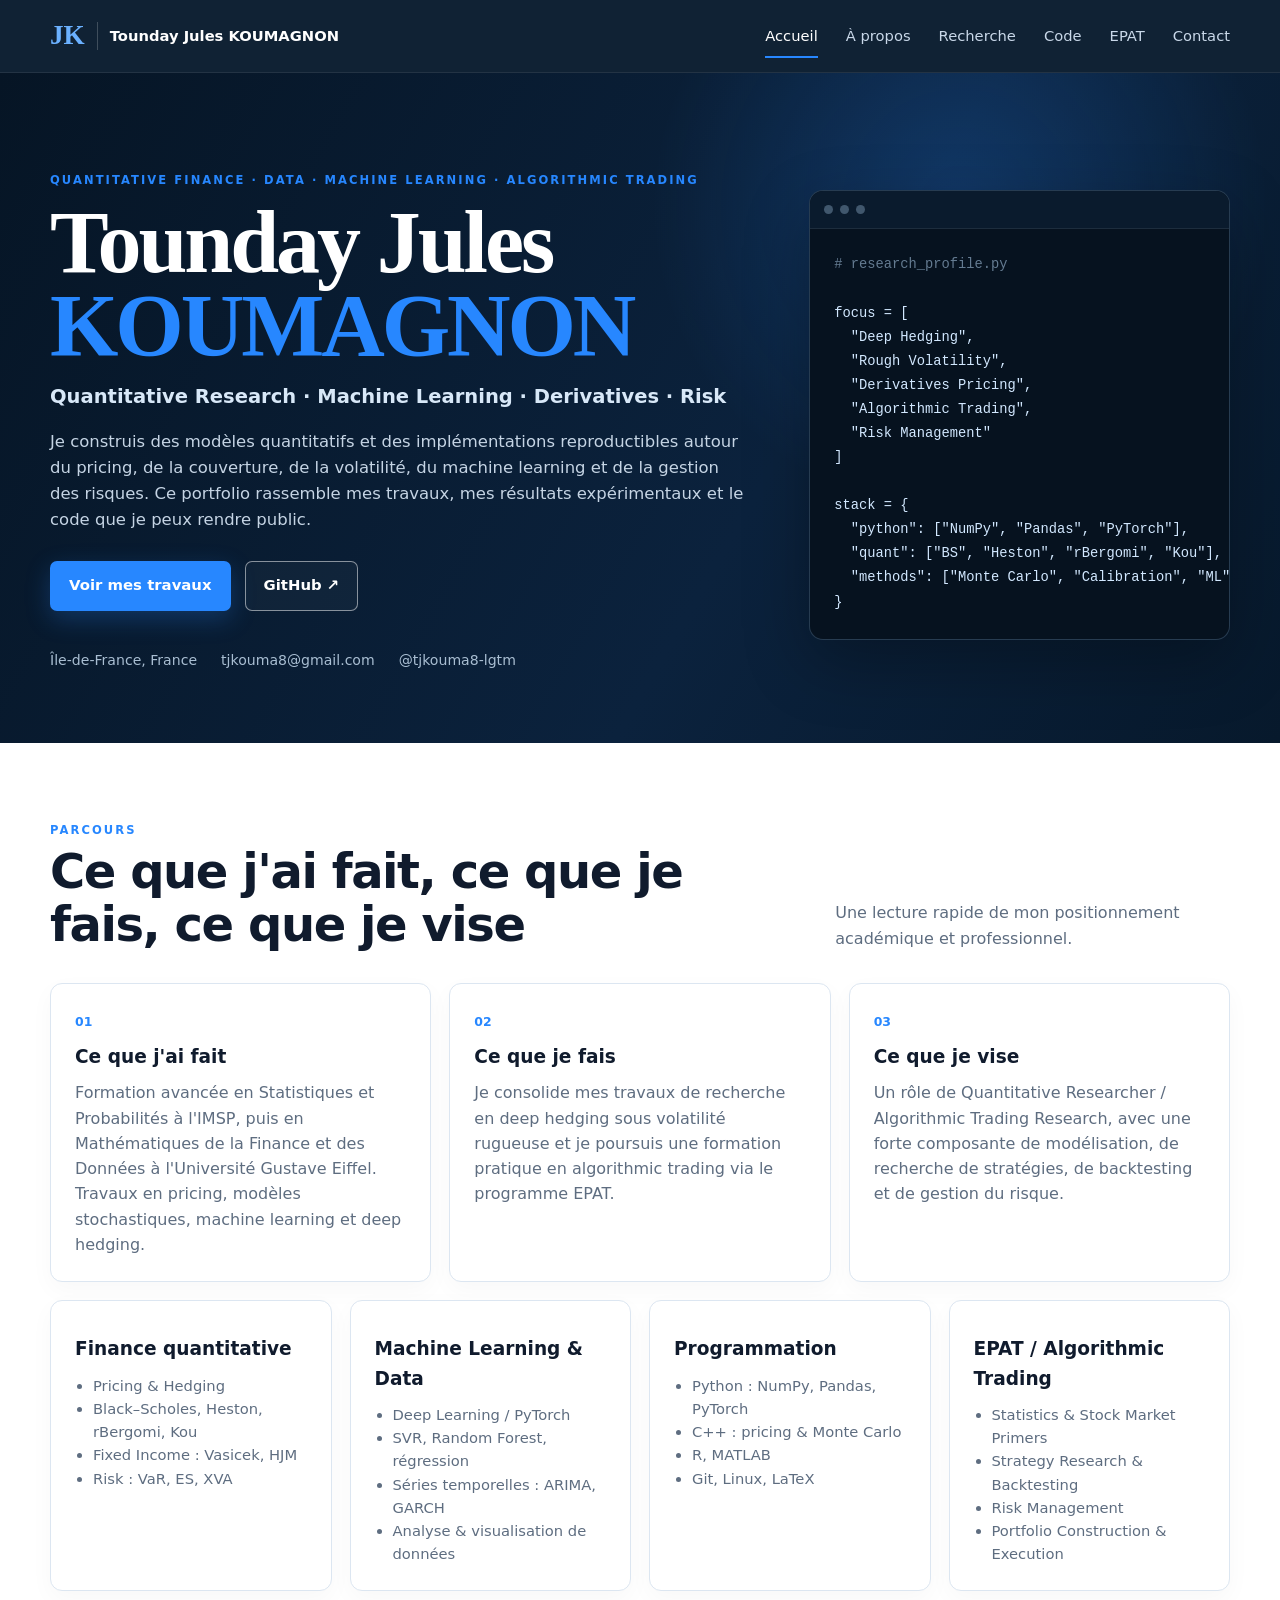
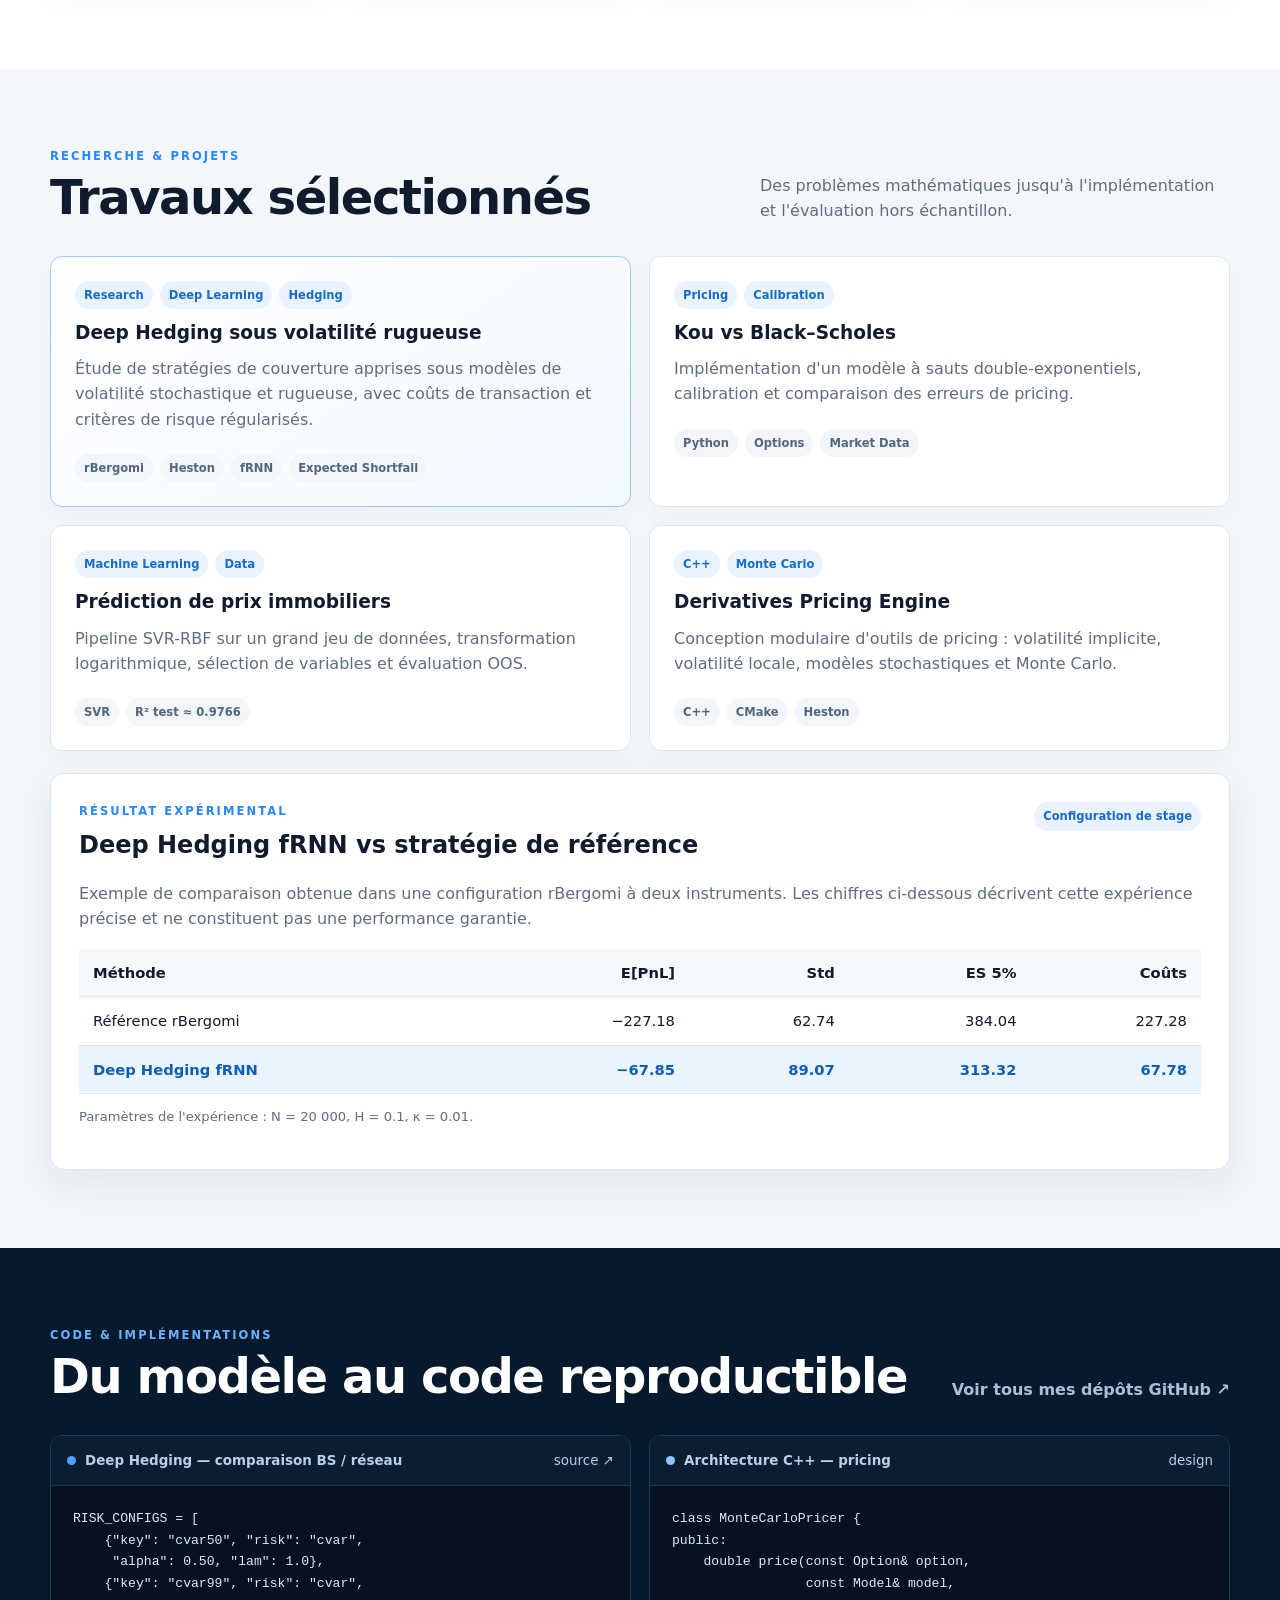
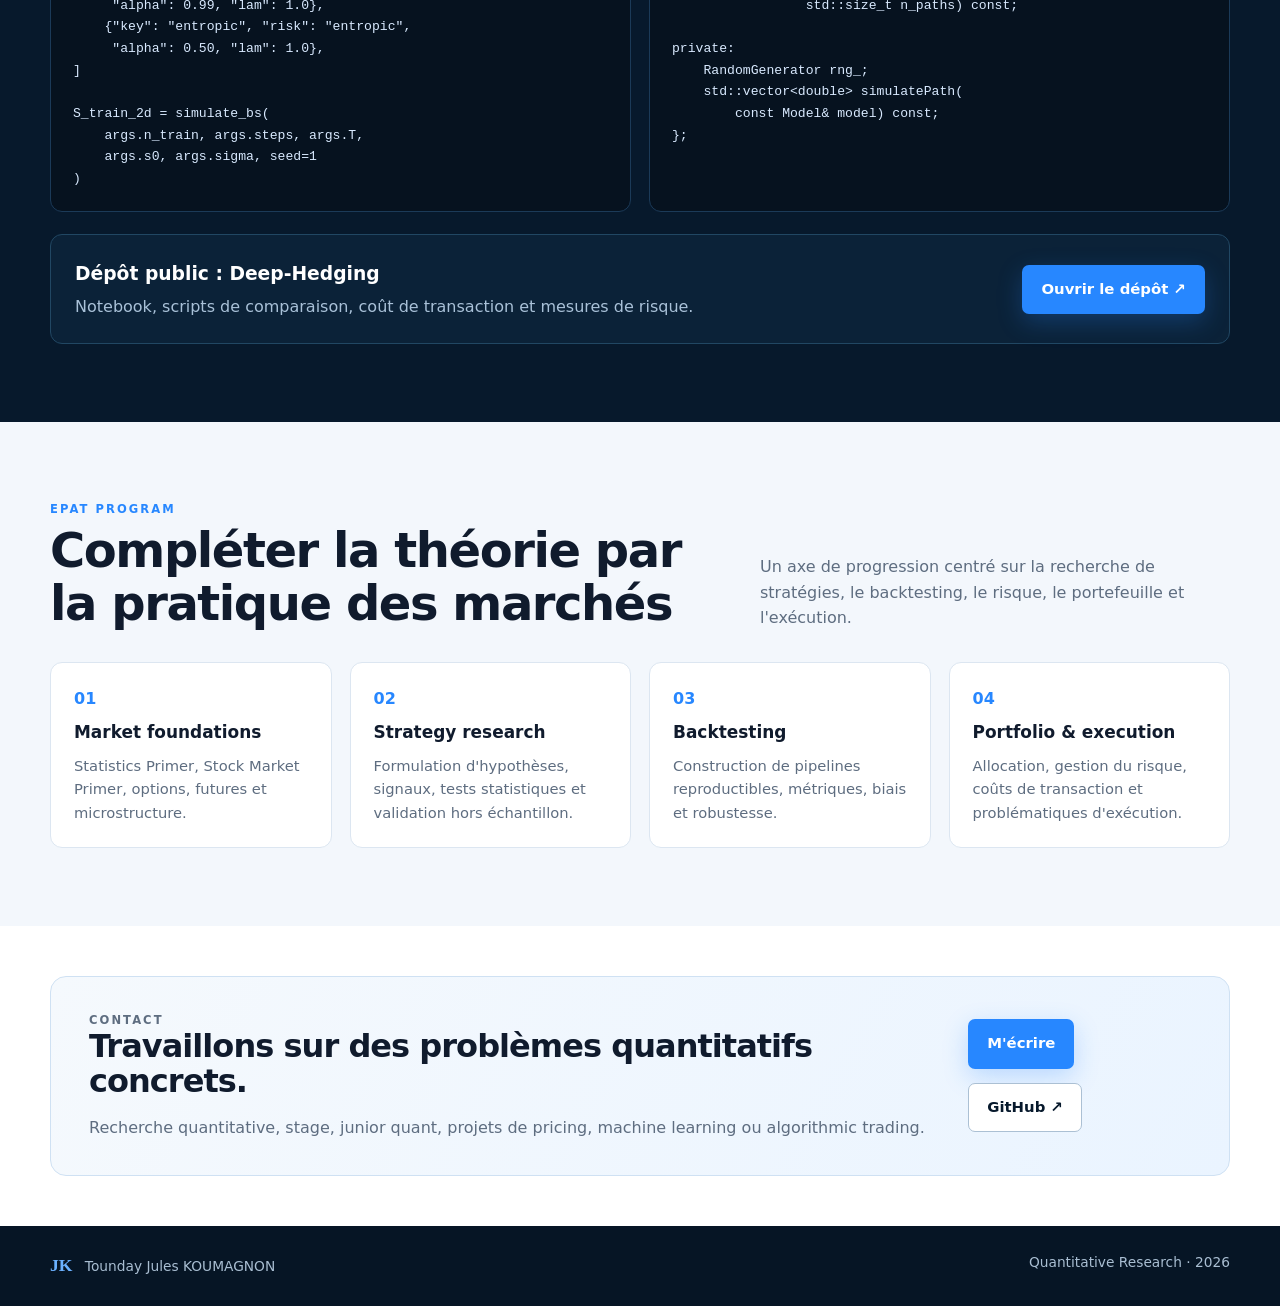
<file: index.html>
<!doctype html>
<html lang="fr">
<head>
  <meta charset="utf-8" />
  <meta name="viewport" content="width=device-width, initial-scale=1" />
  <title>Tounday Jules KOUMAGNON — Quantitative Research & Algorithmic Trading</title>
  <meta name="description" content="Portfolio de Tounday Jules KOUMAGNON : finance quantitative, deep hedging, volatilité rugueuse, machine learning, pricing et algorithmic trading." />
  <meta name="author" content="Tounday Jules KOUMAGNON" />
  <meta name="robots" content="index,follow" />
  <link rel="canonical" href="https://tjkouma8-lgtm.github.io/" />
  <link rel="stylesheet" href="styles.css" />
  <meta property="og:type" content="website" />
  <meta property="og:title" content="Tounday Jules KOUMAGNON — Quantitative Research" />
  <meta property="og:description" content="Recherche quantitative, deep hedging, modèles stochastiques, machine learning et algorithmic trading." />
  <meta property="og:url" content="https://tjkouma8-lgtm.github.io/" />
  <meta name="twitter:card" content="summary" />
  <script type="application/ld+json">
  {
    "@context":"https://schema.org",
    "@type":"Person",
    "name":"Tounday Jules KOUMAGNON",
    "url":"https://tjkouma8-lgtm.github.io/",
    "email":"mailto:tjkouma8@gmail.com",
    "sameAs":["https://github.com/tjkouma8-lgtm"],
    "knowsAbout":[
      "Quantitative Finance","Deep Hedging","Rough Volatility",
      "Machine Learning","Stochastic Models","Algorithmic Trading",
      "Derivatives Pricing","Risk Management"
    ]
  }
  </script>
</head>
<body>
  <header class="site-header">
    <div class="container nav-wrap">
      <a class="brand" href="#accueil" aria-label="Accueil">
        <span class="monogram">JK</span>
        <span>Tounday Jules KOUMAGNON</span>
      </a>
      <button class="nav-toggle" type="button" aria-expanded="false" aria-label="Ouvrir le menu">☰</button>
      <nav class="nav" aria-label="Navigation principale">
        <a href="#accueil">Accueil</a>
        <a href="#apropos">À propos</a>
        <a href="#recherche">Recherche</a>
        <a href="#code">Code</a>
        <a href="#epat">EPAT</a>
        <a href="#contact">Contact</a>
      </nav>
    </div>
  </header>

  <main>
    <section class="hero" id="accueil">
      <div class="container hero-grid">
        <div class="hero-copy">
          <p class="eyebrow">QUANTITATIVE FINANCE · DATA · MACHINE LEARNING · ALGORITHMIC TRADING</p>
          <h1>Tounday Jules <span>KOUMAGNON</span></h1>
          <p class="role">Quantitative Research · Machine Learning · Derivatives · Risk</p>
          <p class="lead">
            Je construis des modèles quantitatifs et des implémentations reproductibles autour du pricing,
            de la couverture, de la volatilité, du machine learning et de la gestion des risques.
            Ce portfolio rassemble mes travaux, mes résultats expérimentaux et le code que je peux rendre public.
          </p>
          <div class="hero-actions">
            <a class="btn btn-primary" href="#recherche">Voir mes travaux</a>
            <a class="btn btn-ghost" href="https://github.com/tjkouma8-lgtm" target="_blank" rel="noopener">GitHub ↗</a>
          </div>
          <div class="contact-strip">
            <span>Île-de-France, France</span>
            <a href="mailto:tjkouma8@gmail.com">tjkouma8@gmail.com</a>
            <a href="https://github.com/tjkouma8-lgtm" target="_blank" rel="noopener">@tjkouma8-lgtm</a>
          </div>
        </div>

        <aside class="hero-panel" aria-label="Domaines principaux">
          <div class="terminal-head"><span></span><span></span><span></span></div>
          <pre><code><span class="muted"># research_profile.py</span>

focus = [
  "Deep Hedging",
  "Rough Volatility",
  "Derivatives Pricing",
  "Algorithmic Trading",
  "Risk Management"
]

stack = {
  "python": ["NumPy", "Pandas", "PyTorch"],
  "quant": ["BS", "Heston", "rBergomi", "Kou"],
  "methods": ["Monte Carlo", "Calibration", "ML"]
}</code></pre>
        </aside>
      </div>
    </section>

    <section class="section" id="apropos">
      <div class="container">
        <div class="section-heading">
          <div>
            <p class="kicker">PARCOURS</p>
            <h2>Ce que j'ai fait, ce que je fais, ce que je vise</h2>
          </div>
          <p class="section-intro">Une lecture rapide de mon positionnement académique et professionnel.</p>
        </div>

        <div class="journey-grid">
          <article class="journey-card">
            <span class="step">01</span>
            <h3>Ce que j'ai fait</h3>
            <p>
              Formation avancée en Statistiques et Probabilités à l'IMSP, puis en Mathématiques de la Finance et des Données
              à l'Université Gustave Eiffel. Travaux en pricing, modèles stochastiques, machine learning et deep hedging.
            </p>
          </article>
          <article class="journey-card">
            <span class="step">02</span>
            <h3>Ce que je fais</h3>
            <p>
              Je consolide mes travaux de recherche en deep hedging sous volatilité rugueuse et je poursuis une formation
              pratique en algorithmic trading via le programme EPAT.
            </p>
          </article>
          <article class="journey-card">
            <span class="step">03</span>
            <h3>Ce que je vise</h3>
            <p>
              Un rôle de Quantitative Researcher / Algorithmic Trading Research, avec une forte composante de modélisation,
              de recherche de stratégies, de backtesting et de gestion du risque.
            </p>
          </article>
        </div>

        <div class="skill-grid">
          <article class="skill-card">
            <h3>Finance quantitative</h3>
            <ul>
              <li>Pricing & Hedging</li>
              <li>Black–Scholes, Heston, rBergomi, Kou</li>
              <li>Fixed Income : Vasicek, HJM</li>
              <li>Risk : VaR, ES, XVA</li>
            </ul>
          </article>
          <article class="skill-card">
            <h3>Machine Learning & Data</h3>
            <ul>
              <li>Deep Learning / PyTorch</li>
              <li>SVR, Random Forest, régression</li>
              <li>Séries temporelles : ARIMA, GARCH</li>
              <li>Analyse & visualisation de données</li>
            </ul>
          </article>
          <article class="skill-card">
            <h3>Programmation</h3>
            <ul>
              <li>Python : NumPy, Pandas, PyTorch</li>
              <li>C++ : pricing & Monte Carlo</li>
              <li>R, MATLAB</li>
              <li>Git, Linux, LaTeX</li>
            </ul>
          </article>
          <article class="skill-card">
            <h3>EPAT / Algorithmic Trading</h3>
            <ul>
              <li>Statistics & Stock Market Primers</li>
              <li>Strategy Research & Backtesting</li>
              <li>Risk Management</li>
              <li>Portfolio Construction & Execution</li>
            </ul>
          </article>
        </div>
      </div>
    </section>

    <section class="section section-tint" id="recherche">
      <div class="container">
        <div class="section-heading">
          <div>
            <p class="kicker">RECHERCHE & PROJETS</p>
            <h2>Travaux sélectionnés</h2>
          </div>
          <p class="section-intro">Des problèmes mathématiques jusqu'à l'implémentation et l'évaluation hors échantillon.</p>
        </div>

        <div class="projects-grid">
          <article class="project-card featured">
            <div class="tag-row"><span>Research</span><span>Deep Learning</span><span>Hedging</span></div>
            <h3>Deep Hedging sous volatilité rugueuse</h3>
            <p>
              Étude de stratégies de couverture apprises sous modèles de volatilité stochastique et rugueuse,
              avec coûts de transaction et critères de risque régularisés.
            </p>
            <div class="project-meta">
              <span>rBergomi</span><span>Heston</span><span>fRNN</span><span>Expected Shortfall</span>
            </div>
          </article>

          <article class="project-card">
            <div class="tag-row"><span>Pricing</span><span>Calibration</span></div>
            <h3>Kou vs Black–Scholes</h3>
            <p>
              Implémentation d'un modèle à sauts double-exponentiels, calibration et comparaison des erreurs de pricing.
            </p>
            <div class="project-meta"><span>Python</span><span>Options</span><span>Market Data</span></div>
          </article>

          <article class="project-card">
            <div class="tag-row"><span>Machine Learning</span><span>Data</span></div>
            <h3>Prédiction de prix immobiliers</h3>
            <p>
              Pipeline SVR-RBF sur un grand jeu de données, transformation logarithmique, sélection de variables et évaluation OOS.
            </p>
            <div class="project-meta"><span>SVR</span><span>R² test ≈ 0.9766</span></div>
          </article>

          <article class="project-card">
            <div class="tag-row"><span>C++</span><span>Monte Carlo</span></div>
            <h3>Derivatives Pricing Engine</h3>
            <p>
              Conception modulaire d'outils de pricing : volatilité implicite, volatilité locale, modèles stochastiques et Monte Carlo.
            </p>
            <div class="project-meta"><span>C++</span><span>CMake</span><span>Heston</span></div>
          </article>
        </div>

        <article class="research-result">
          <div class="result-head">
            <div>
              <p class="kicker">RÉSULTAT EXPÉRIMENTAL</p>
              <h3>Deep Hedging fRNN vs stratégie de référence</h3>
            </div>
            <span class="badge">Configuration de stage</span>
          </div>
          <p>
            Exemple de comparaison obtenue dans une configuration rBergomi à deux instruments.
            Les chiffres ci-dessous décrivent cette expérience précise et ne constituent pas une performance garantie.
          </p>
          <div class="table-wrap">
            <table>
              <thead>
                <tr><th>Méthode</th><th>E[PnL]</th><th>Std</th><th>ES 5%</th><th>Coûts</th></tr>
              </thead>
              <tbody>
                <tr><td>Référence rBergomi</td><td>−227.18</td><td>62.74</td><td>384.04</td><td>227.28</td></tr>
                <tr class="highlight"><td>Deep Hedging fRNN</td><td>−67.85</td><td>89.07</td><td>313.32</td><td>67.78</td></tr>
              </tbody>
            </table>
          </div>
          <p class="note">Paramètres de l'expérience : N = 20 000, H = 0.1, κ = 0.01.</p>
        </article>
      </div>
    </section>

    <section class="section code-section" id="code">
      <div class="container">
        <div class="section-heading">
          <div>
            <p class="kicker">CODE & IMPLÉMENTATIONS</p>
            <h2>Du modèle au code reproductible</h2>
          </div>
          <a class="text-link" href="https://github.com/tjkouma8-lgtm" target="_blank" rel="noopener">Voir tous mes dépôts GitHub ↗</a>
        </div>

        <div class="code-grid">
          <article class="code-card">
            <div class="code-title">
              <div>
                <span class="dot python"></span>
                <strong>Deep Hedging — comparaison BS / réseau</strong>
              </div>
              <a href="https://github.com/tjkouma8-lgtm/Deep-Hedging/blob/main/compare_bs_deep_tf.py" target="_blank" rel="noopener">source ↗</a>
            </div>
            <pre><code>RISK_CONFIGS = [
    {"key": "cvar50", "risk": "cvar",
     "alpha": 0.50, "lam": 1.0},
    {"key": "cvar99", "risk": "cvar",
     "alpha": 0.99, "lam": 1.0},
    {"key": "entropic", "risk": "entropic",
     "alpha": 0.50, "lam": 1.0},
]

S_train_2d = simulate_bs(
    args.n_train, args.steps, args.T,
    args.s0, args.sigma, seed=1
)</code></pre>
          </article>

          <article class="code-card">
            <div class="code-title">
              <div><span class="dot cpp"></span><strong>Architecture C++ — pricing</strong></div>
              <span>design</span>
            </div>
            <pre><code>class MonteCarloPricer {
public:
    double price(const Option& option,
                 const Model& model,
                 std::size_t n_paths) const;

private:
    RandomGenerator rng_;
    std::vector&lt;double&gt; simulatePath(
        const Model& model) const;
};</code></pre>
          </article>
        </div>

        <div class="repo-callout">
          <div>
            <h3>Dépôt public : Deep-Hedging</h3>
            <p>Notebook, scripts de comparaison, coût de transaction et mesures de risque.</p>
          </div>
          <a class="btn btn-primary" href="https://github.com/tjkouma8-lgtm/Deep-Hedging" target="_blank" rel="noopener">Ouvrir le dépôt ↗</a>
        </div>
      </div>
    </section>

    <section class="section section-tint" id="epat">
      <div class="container">
        <div class="section-heading">
          <div>
            <p class="kicker">EPAT PROGRAM</p>
            <h2>Compléter la théorie par la pratique des marchés</h2>
          </div>
          <p class="section-intro">
            Un axe de progression centré sur la recherche de stratégies, le backtesting, le risque, le portefeuille et l'exécution.
          </p>
        </div>

        <div class="epat-grid">
          <article><span>01</span><h3>Market foundations</h3><p>Statistics Primer, Stock Market Primer, options, futures et microstructure.</p></article>
          <article><span>02</span><h3>Strategy research</h3><p>Formulation d'hypothèses, signaux, tests statistiques et validation hors échantillon.</p></article>
          <article><span>03</span><h3>Backtesting</h3><p>Construction de pipelines reproductibles, métriques, biais et robustesse.</p></article>
          <article><span>04</span><h3>Portfolio & execution</h3><p>Allocation, gestion du risque, coûts de transaction et problématiques d'exécution.</p></article>
        </div>
      </div>
    </section>

    <section class="section contact-section" id="contact">
      <div class="container contact-box">
        <div>
          <p class="kicker">CONTACT</p>
          <h2>Travaillons sur des problèmes quantitatifs concrets.</h2>
          <p>Recherche quantitative, stage, junior quant, projets de pricing, machine learning ou algorithmic trading.</p>
        </div>
        <div class="contact-actions">
          <a class="btn btn-primary" href="mailto:tjkouma8@gmail.com">M'écrire</a>
          <a class="btn btn-ghost dark" href="https://github.com/tjkouma8-lgtm" target="_blank" rel="noopener">GitHub ↗</a>
        </div>
      </div>
    </section>
  </main>

  <footer>
    <div class="container footer-wrap">
      <span><strong>JK</strong> Tounday Jules KOUMAGNON</span>
      <span>Quantitative Research · 2026</span>
    </div>
  </footer>

  <script src="script.js"></script>
</body>
</html>
</file>
<file: styles.css>
:root{
  --navy:#07192c;
  --navy2:#0d2540;
  --blue:#2787ff;
  --blue2:#6bb1ff;
  --ink:#101b2d;
  --muted:#5e6d80;
  --line:#dce6f1;
  --soft:#f3f7fc;
  --white:#ffffff;
  --shadow:0 14px 40px rgba(7,25,44,.08);
}
*{box-sizing:border-box}
html{scroll-behavior:smooth}
body{
  margin:0;
  font-family:Inter,ui-sans-serif,system-ui,-apple-system,BlinkMacSystemFont,"Segoe UI",sans-serif;
  color:var(--ink);
  background:#fff;
  line-height:1.58;
}
a{color:inherit;text-decoration:none}
.container{width:min(1180px,calc(100% - 40px));margin-inline:auto}

.site-header{
  position:sticky;top:0;z-index:1000;
  background:rgba(7,25,44,.96);
  border-bottom:1px solid rgba(255,255,255,.08);
  backdrop-filter:blur(14px);
}
.nav-wrap{height:72px;display:flex;align-items:center;justify-content:space-between;gap:28px}
.brand{display:flex;align-items:center;gap:12px;color:#fff;font-weight:700;font-size:.92rem}
.monogram{
  font-family:Georgia,serif;font-size:1.7rem;color:var(--blue2);
  line-height:1;border-right:1px solid rgba(255,255,255,.2);padding-right:12px
}
.nav{display:flex;gap:28px;align-items:center}
.nav a{color:#c9d8e9;font-size:.92rem;position:relative;padding:25px 0}
.nav a:hover,.nav a.active{color:#fff}
.nav a.active::after{content:"";position:absolute;left:0;right:0;bottom:15px;height:2px;background:var(--blue)}
.nav-toggle{display:none;background:transparent;color:#fff;border:0;font-size:1.5rem}

.hero{
  color:#fff;
  background:
    radial-gradient(circle at 75% 20%,rgba(39,135,255,.22),transparent 28%),
    linear-gradient(120deg,#061525 0%,#0b223d 60%,#07192c 100%);
  padding:86px 0 72px;
  overflow:hidden;
}
.hero-grid{display:grid;grid-template-columns:1.25fr .75fr;gap:58px;align-items:center}
.eyebrow,.kicker{letter-spacing:.18em;font-weight:800;font-size:.72rem;color:var(--blue)}
.hero h1{font-family:Georgia,serif;font-size:clamp(3rem,7vw,5.5rem);line-height:.95;margin:12px 0 14px;letter-spacing:-.035em}
.hero h1 span{color:var(--blue)}
.role{font-size:1.22rem;font-weight:650;margin:0 0 16px;color:#d8e8f8}
.lead{font-size:1.03rem;color:#c5d4e4;max-width:760px}
.hero-actions,.contact-actions{display:flex;gap:14px;flex-wrap:wrap;margin-top:28px}
.btn{display:inline-flex;align-items:center;justify-content:center;padding:12px 18px;border-radius:7px;font-weight:750;font-size:.93rem;border:1px solid transparent;transition:.2s}
.btn:hover{transform:translateY(-1px)}
.btn-primary{background:var(--blue);color:#fff;box-shadow:0 8px 24px rgba(39,135,255,.25)}
.btn-ghost{border-color:rgba(255,255,255,.5);color:#fff;background:rgba(255,255,255,.03)}
.btn-ghost.dark{color:var(--navy);border-color:#abc0d4;background:#fff}
.contact-strip{display:flex;gap:24px;flex-wrap:wrap;margin-top:38px;color:#a9bed2;font-size:.88rem}
.contact-strip a:hover{color:#fff}

.hero-panel{
  background:#06121f;border:1px solid rgba(135,184,232,.25);border-radius:14px;
  box-shadow:0 22px 65px rgba(0,0,0,.28);overflow:hidden
}
.terminal-head{height:38px;display:flex;align-items:center;gap:7px;padding:0 14px;background:#0a1b2d;border-bottom:1px solid rgba(255,255,255,.08)}
.terminal-head span{width:9px;height:9px;border-radius:50%;background:#40576d}
.hero-panel pre,.code-card pre{margin:0;overflow:auto}
.hero-panel code{display:block;padding:24px;color:#d2e8ff;font:500 .86rem/1.75 ui-monospace,SFMono-Regular,Consolas,monospace}
.hero-panel .muted{color:#647b91}

.section{padding:78px 0}
.section-tint{background:var(--soft)}
.section-heading{display:flex;justify-content:space-between;align-items:flex-end;gap:30px;margin-bottom:32px}
.kicker{margin:0 0 6px}
.section h2{font-size:clamp(2rem,4vw,3rem);line-height:1.1;margin:0;letter-spacing:-.03em}
.section-intro{max-width:470px;color:var(--muted);margin:0}
.journey-grid{display:grid;grid-template-columns:repeat(3,1fr);gap:18px}
.journey-card,.skill-card,.project-card{
  background:#fff;border:1px solid var(--line);border-radius:12px;padding:24px;box-shadow:0 8px 24px rgba(7,25,44,.03)
}
.journey-card .step{color:var(--blue);font-weight:900;font-size:.78rem}
.journey-card h3,.skill-card h3,.project-card h3{margin:9px 0 9px;font-size:1.16rem}
.journey-card p,.project-card p{color:var(--muted);margin:0}
.skill-grid{display:grid;grid-template-columns:repeat(4,1fr);gap:18px;margin-top:18px}
.skill-card ul{margin:10px 0 0;padding-left:18px;color:var(--muted);font-size:.92rem}

.projects-grid{display:grid;grid-template-columns:repeat(2,1fr);gap:18px}
.project-card{min-height:220px}
.project-card.featured{border-color:#9cc9ff;background:linear-gradient(145deg,#fff,#f2f8ff)}
.tag-row,.project-meta{display:flex;gap:7px;flex-wrap:wrap}
.tag-row span,.project-meta span,.badge{
  font-size:.72rem;font-weight:750;border-radius:999px;padding:5px 9px;background:#e9f3ff;color:#176bc9
}
.project-meta{margin-top:22px}
.project-meta span{background:#f2f5f9;color:#52677d;font-weight:650}
.research-result{background:#fff;border:1px solid var(--line);border-radius:14px;padding:28px;margin-top:22px;box-shadow:var(--shadow)}
.result-head{display:flex;justify-content:space-between;gap:20px;align-items:flex-start}
.result-head h3{font-size:1.5rem;margin:4px 0 0}
.research-result>p{color:var(--muted)}
.table-wrap{overflow-x:auto;margin-top:18px}
table{width:100%;border-collapse:collapse;font-size:.92rem}
th,td{padding:12px 14px;border-bottom:1px solid var(--line);text-align:right;white-space:nowrap}
th:first-child,td:first-child{text-align:left}
thead{background:#f6f9fc}
tbody tr.highlight{background:#eaf4ff;color:#0e5eb8;font-weight:800}
.note{font-size:.82rem}

.code-section{background:var(--navy);color:#fff}
.code-section .kicker{color:var(--blue2)}
.code-section .section-intro,.code-section .text-link{color:#a9c1d8}
.text-link{font-weight:750}
.code-grid{display:grid;grid-template-columns:1fr 1fr;gap:18px}
.code-card{background:#06121f;border:1px solid #1b3a58;border-radius:12px;overflow:hidden}
.code-title{display:flex;align-items:center;justify-content:space-between;padding:14px 16px;background:#0a1d31;border-bottom:1px solid #193652;font-size:.84rem;color:#b8d0e8}
.code-title>div{display:flex;align-items:center;gap:9px}
.dot{width:9px;height:9px;border-radius:50%;display:inline-block}
.dot.python{background:#4ba3ff}.dot.cpp{background:#8ec5ff}
.code-card code{display:block;padding:22px;color:#d9eaff;font:500 .82rem/1.65 ui-monospace,SFMono-Regular,Consolas,monospace;min-height:300px}
.repo-callout{display:flex;justify-content:space-between;gap:25px;align-items:center;margin-top:22px;padding:24px;border:1px solid #214763;border-radius:12px;background:#0b2238}
.repo-callout h3{margin:0 0 5px}.repo-callout p{margin:0;color:#a9c1d8}

.epat-grid{display:grid;grid-template-columns:repeat(4,1fr);gap:18px}
.epat-grid article{background:#fff;border:1px solid var(--line);border-radius:12px;padding:23px}
.epat-grid span{color:var(--blue);font-weight:900}
.epat-grid h3{font-size:1.06rem;margin:8px 0}
.epat-grid p{margin:0;color:var(--muted);font-size:.92rem}

.contact-section{padding-top:50px;padding-bottom:50px}
.contact-box{
  background:linear-gradient(120deg,#f5f9fd,#eaf4ff);border:1px solid #cfe1f3;border-radius:16px;
  padding:34px 38px;display:flex;align-items:center;justify-content:space-between;gap:30px
}
.contact-box h2{font-size:2rem}.contact-box p{margin-bottom:0;color:var(--muted)}
.contact-actions{margin-top:0}

footer{background:#061525;color:#a9bed2;padding:26px 0;font-size:.86rem}
.footer-wrap{display:flex;justify-content:space-between;gap:20px;flex-wrap:wrap}
.footer-wrap strong{color:var(--blue2);font-family:Georgia,serif;font-size:1.1rem;margin-right:8px}

@media (max-width:980px){
  .hero-grid{grid-template-columns:1fr}
  .hero-panel{max-width:720px}
  .skill-grid,.epat-grid{grid-template-columns:repeat(2,1fr)}
  .journey-grid{grid-template-columns:1fr}
  .code-grid{grid-template-columns:1fr}
}
@media (max-width:760px){
  .container{width:min(100% - 28px,1180px)}
  .nav-toggle{display:block}
  .nav{
    display:none;position:absolute;top:72px;left:0;right:0;background:#07192c;
    padding:10px 20px 22px;flex-direction:column;align-items:flex-start;gap:0;border-top:1px solid rgba(255,255,255,.08)
  }
  .nav.open{display:flex}
  .nav a{padding:12px 0;width:100%}
  .nav a.active::after{display:none}
  .brand span:last-child{display:none}
  .hero{padding-top:64px}
  .hero h1{font-size:3.15rem}
  .skill-grid,.projects-grid,.epat-grid{grid-template-columns:1fr}
  .section-heading,.result-head,.contact-box{align-items:flex-start;flex-direction:column}
  .section{padding:58px 0}
  .contact-strip{gap:12px;flex-direction:column}
  .repo-callout{align-items:flex-start;flex-direction:column}
}
</file>
